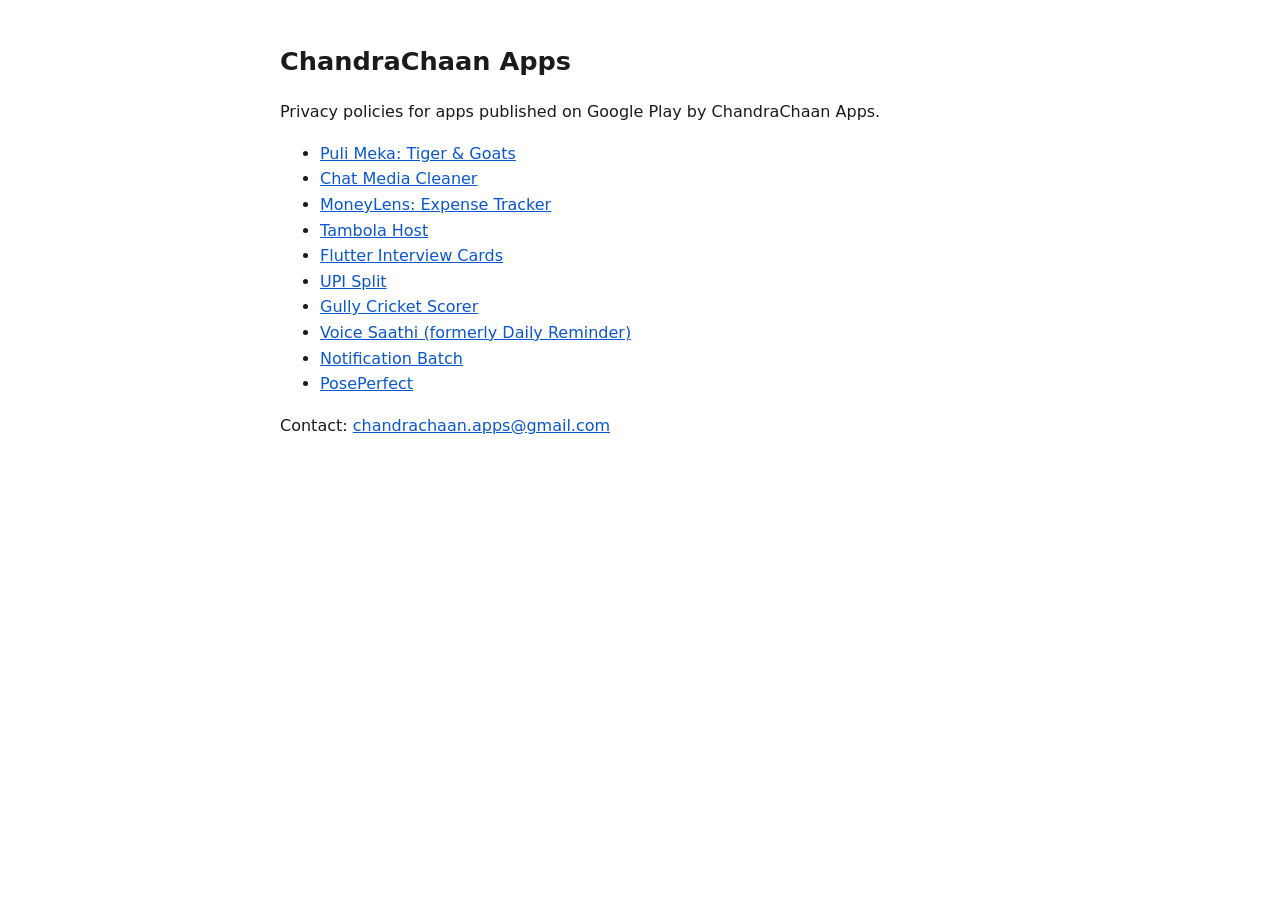
<file: index.html>
<!doctype html><html lang="en"><head><meta charset="utf-8"><meta name="viewport" content="width=device-width,initial-scale=1"><title>ChandraChaan Apps – Privacy policies</title><link rel="stylesheet" href="style.css"></head><body>
<h1>ChandraChaan Apps</h1><p>Privacy policies for apps published on Google Play by ChandraChaan Apps.</p>
<ul>
<li><a href="puli-meka/privacy.html">Puli Meka: Tiger &amp; Goats</a></li>
<li><a href="chat-media-cleaner/privacy.html">Chat Media Cleaner</a></li>
<li><a href="moneylens/privacy.html">MoneyLens: Expense Tracker</a></li>
<li><a href="tambola-host/privacy.html">Tambola Host</a></li>
<li><a href="flutter-interview-cards/privacy.html">Flutter Interview Cards</a></li>
<li><a href="upi-split/privacy.html">UPI Split</a></li>
<li><a href="gully-cricket-scorer/privacy.html">Gully Cricket Scorer</a></li>
<li><a href="daily-reminder/privacy.html">Voice Saathi (formerly Daily Reminder)</a></li>
<li><a href="notification-batch/privacy.html">Notification Batch</a></li>
<li><a href="pose-perfect/privacy.html">PosePerfect</a></li>
</ul>
<p>Contact: <a href="mailto:chandrachaan.apps@gmail.com">chandrachaan.apps@gmail.com</a></p></body></html>
</file>
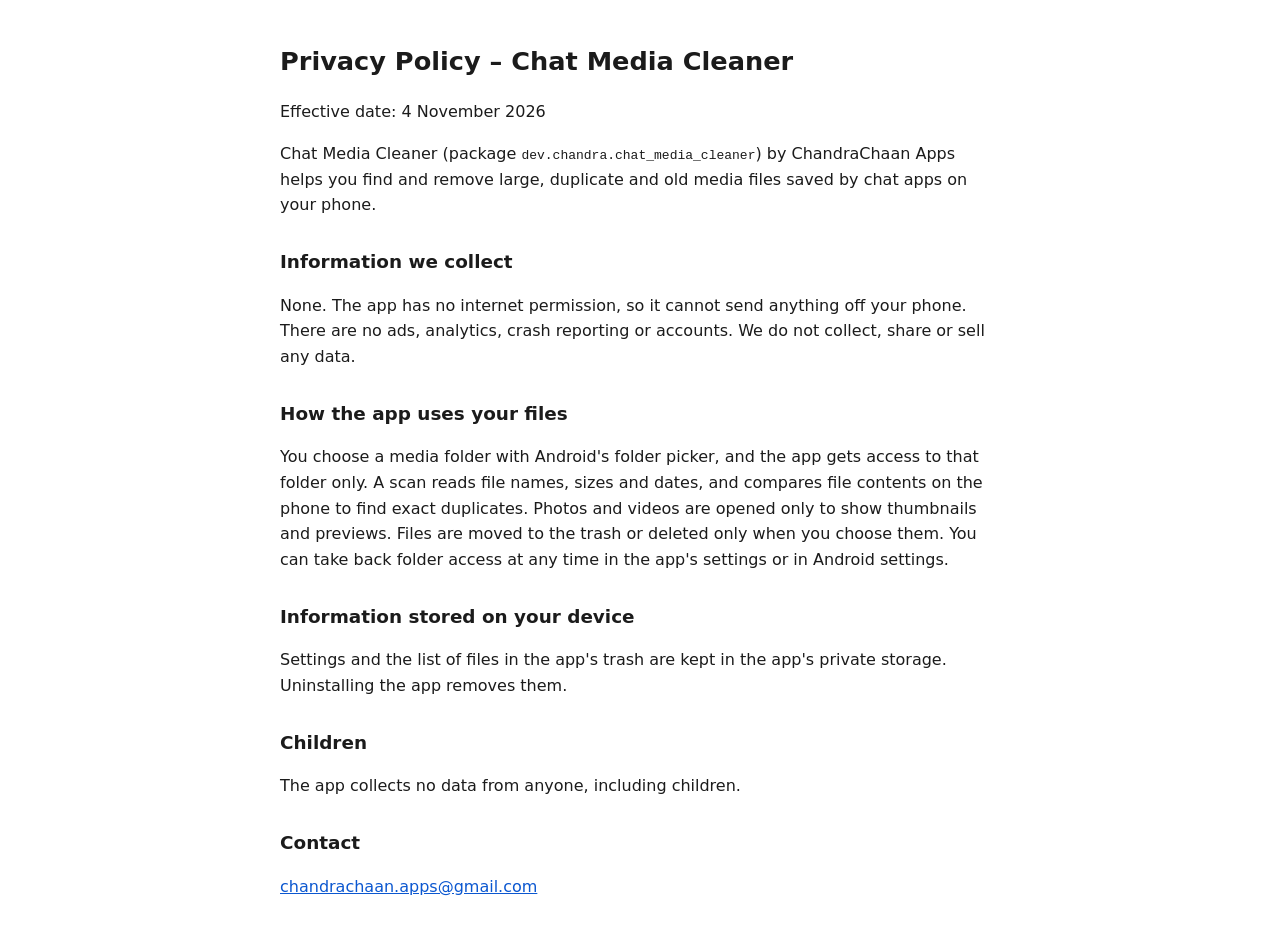
<file: chat-media-cleaner/privacy.html>
<!doctype html><html lang="en"><head><meta charset="utf-8"><meta name="viewport" content="width=device-width,initial-scale=1"><title>Chat Media Cleaner – Privacy Policy</title><link rel="stylesheet" href="../style.css"></head><body>
<h1>Privacy Policy – Chat Media Cleaner</h1>
<p>Effective date: 4 November 2026</p>
<p>Chat Media Cleaner (package <code>dev.chandra.chat_media_cleaner</code>) by ChandraChaan Apps helps you find and remove large, duplicate and old media files saved by chat apps on your phone.</p>
<h2>Information we collect</h2>
<p>None. The app has no internet permission, so it cannot send anything off your phone. There are no ads, analytics, crash reporting or accounts. We do not collect, share or sell any data.</p>
<h2>How the app uses your files</h2>
<p>You choose a media folder with Android's folder picker, and the app gets access to that folder only. A scan reads file names, sizes and dates, and compares file contents on the phone to find exact duplicates. Photos and videos are opened only to show thumbnails and previews. Files are moved to the trash or deleted only when you choose them. You can take back folder access at any time in the app's settings or in Android settings.</p>
<h2>Information stored on your device</h2>
<p>Settings and the list of files in the app's trash are kept in the app's private storage. Uninstalling the app removes them.</p>
<h2>Children</h2>
<p>The app collects no data from anyone, including children.</p>
<h2>Contact</h2>
<p><a href="mailto:chandrachaan.apps@gmail.com">chandrachaan.apps@gmail.com</a></p>
</body></html>
</file>
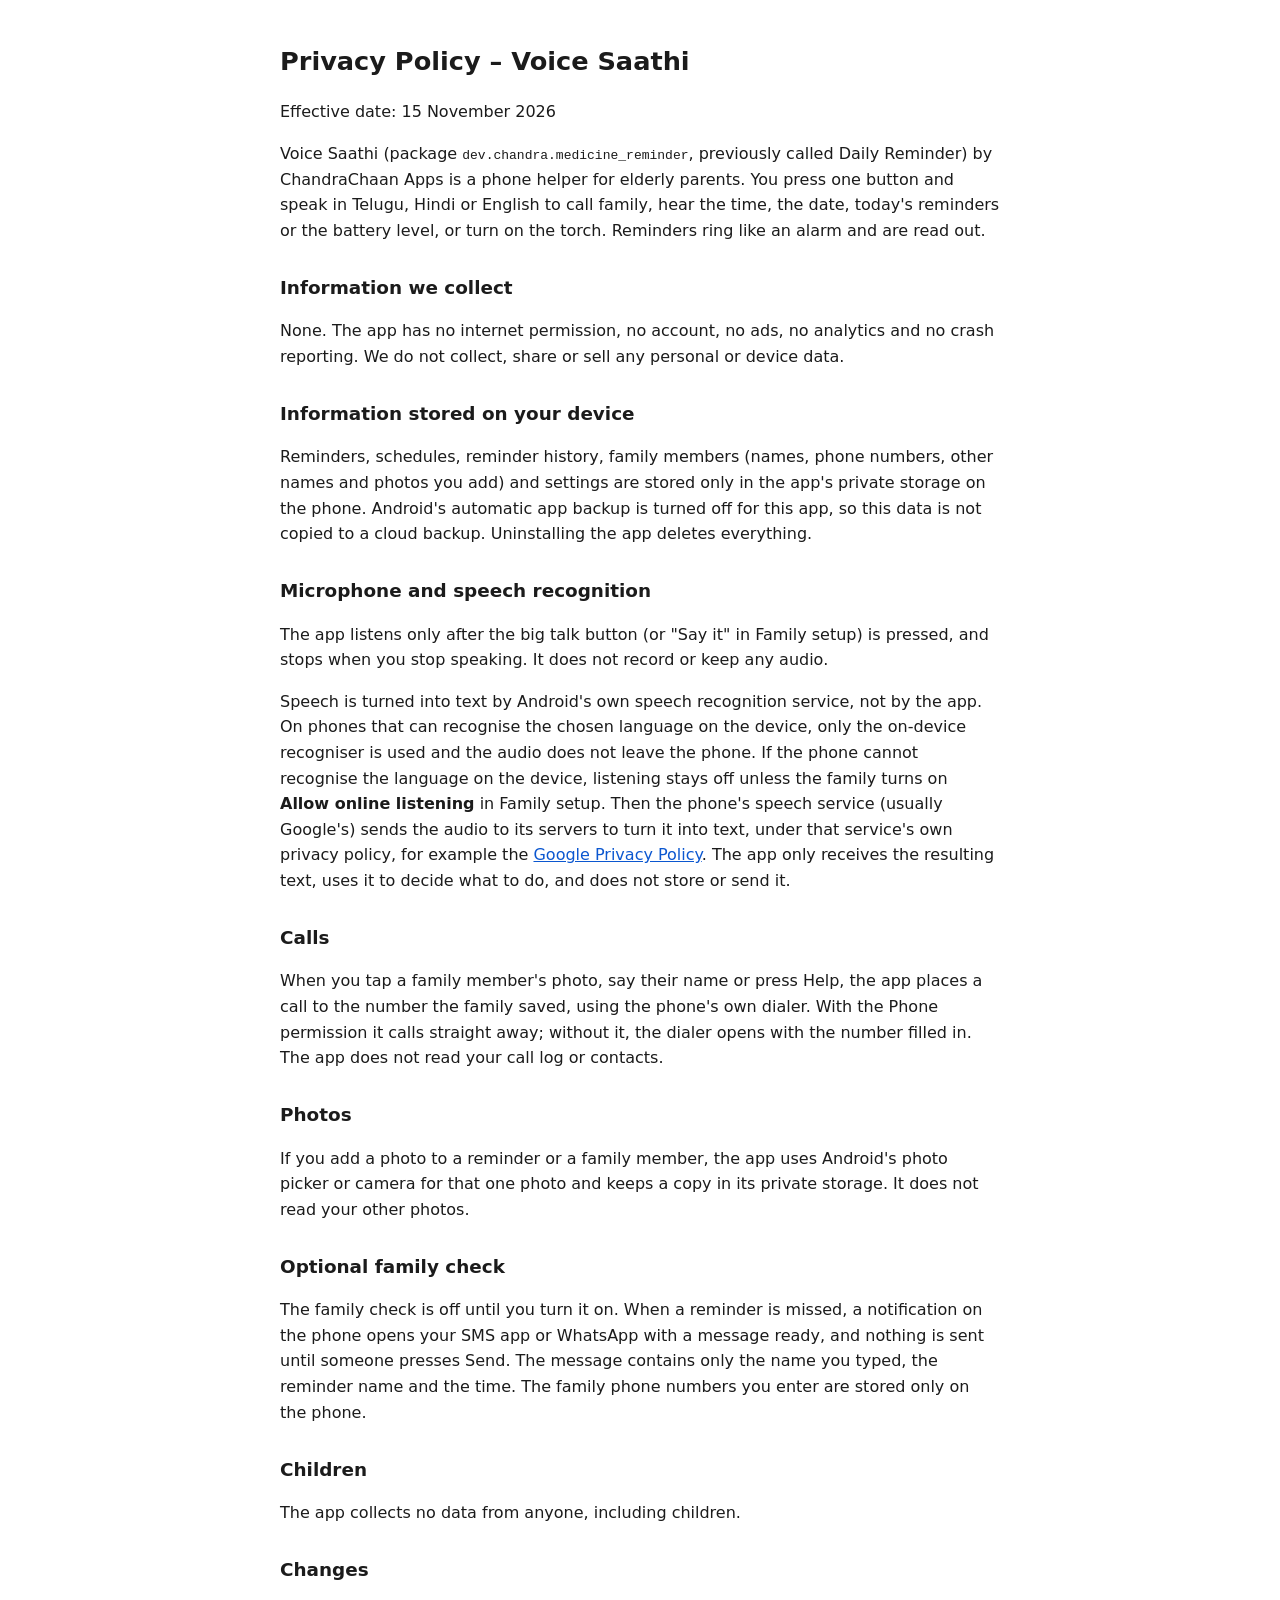
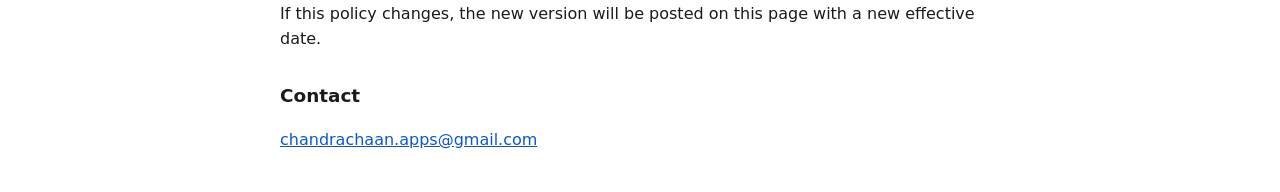
<file: daily-reminder/privacy.html>
<!doctype html><html lang="en"><head><meta charset="utf-8"><meta name="viewport" content="width=device-width,initial-scale=1"><title>Voice Saathi – Privacy Policy</title><link rel="stylesheet" href="../style.css"></head><body>
<h1>Privacy Policy – Voice Saathi</h1>
<p>Effective date: 15 November 2026</p>
<p>Voice Saathi (package <code>dev.chandra.medicine_reminder</code>, previously called Daily Reminder) by ChandraChaan Apps is a phone helper for elderly parents. You press one button and speak in Telugu, Hindi or English to call family, hear the time, the date, today's reminders or the battery level, or turn on the torch. Reminders ring like an alarm and are read out.</p>
<h2>Information we collect</h2>
<p>None. The app has no internet permission, no account, no ads, no analytics and no crash reporting. We do not collect, share or sell any personal or device data.</p>
<h2>Information stored on your device</h2>
<p>Reminders, schedules, reminder history, family members (names, phone numbers, other names and photos you add) and settings are stored only in the app's private storage on the phone. Android's automatic app backup is turned off for this app, so this data is not copied to a cloud backup. Uninstalling the app deletes everything.</p>
<h2>Microphone and speech recognition</h2>
<p>The app listens only after the big talk button (or "Say it" in Family setup) is pressed, and stops when you stop speaking. It does not record or keep any audio.</p>
<p>Speech is turned into text by Android's own speech recognition service, not by the app. On phones that can recognise the chosen language on the device, only the on-device recogniser is used and the audio does not leave the phone. If the phone cannot recognise the language on the device, listening stays off unless the family turns on <strong>Allow online listening</strong> in Family setup. Then the phone's speech service (usually Google's) sends the audio to its servers to turn it into text, under that service's own privacy policy, for example the <a href="https://policies.google.com/privacy">Google Privacy Policy</a>. The app only receives the resulting text, uses it to decide what to do, and does not store or send it.</p>
<h2>Calls</h2>
<p>When you tap a family member's photo, say their name or press Help, the app places a call to the number the family saved, using the phone's own dialer. With the Phone permission it calls straight away; without it, the dialer opens with the number filled in. The app does not read your call log or contacts.</p>
<h2>Photos</h2>
<p>If you add a photo to a reminder or a family member, the app uses Android's photo picker or camera for that one photo and keeps a copy in its private storage. It does not read your other photos.</p>
<h2>Optional family check</h2>
<p>The family check is off until you turn it on. When a reminder is missed, a notification on the phone opens your SMS app or WhatsApp with a message ready, and nothing is sent until someone presses Send. The message contains only the name you typed, the reminder name and the time. The family phone numbers you enter are stored only on the phone.</p>
<h2>Children</h2>
<p>The app collects no data from anyone, including children.</p>
<h2>Changes</h2>
<p>If this policy changes, the new version will be posted on this page with a new effective date.</p>
<h2>Contact</h2>
<p><a href="mailto:chandrachaan.apps@gmail.com">chandrachaan.apps@gmail.com</a></p>
</body></html>
</file>
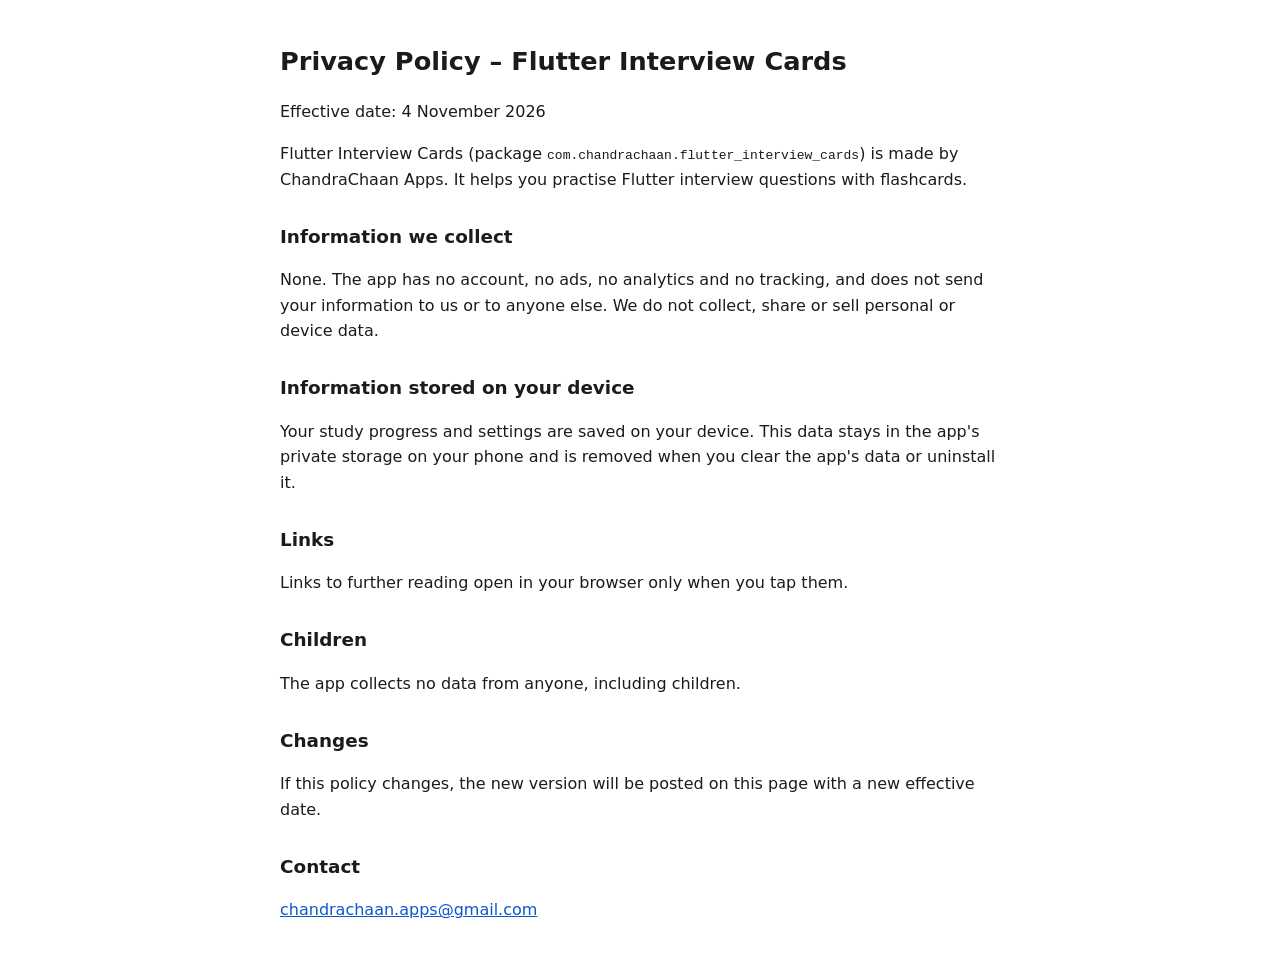
<file: flutter-interview-cards/privacy.html>
<!doctype html><html lang="en"><head><meta charset="utf-8"><meta name="viewport" content="width=device-width,initial-scale=1"><title>Flutter Interview Cards – Privacy Policy</title><link rel="stylesheet" href="../style.css"></head><body>
<h1>Privacy Policy – Flutter Interview Cards</h1>
<p>Effective date: 4 November 2026</p>
<p>Flutter Interview Cards (package <code>com.chandrachaan.flutter_interview_cards</code>) is made by ChandraChaan Apps. It helps you practise Flutter interview questions with flashcards.</p>
<h2>Information we collect</h2>
<p>None. The app has no account, no ads, no analytics and no tracking, and does not send your information to us or to anyone else. We do not collect, share or sell personal or device data.</p>
<h2>Information stored on your device</h2>
<p>Your study progress and settings are saved on your device. This data stays in the app's private storage on your phone and is removed when you clear the app's data or uninstall it.</p>
<h2>Links</h2><p>Links to further reading open in your browser only when you tap them.</p>
<h2>Children</h2>
<p>The app collects no data from anyone, including children.</p>
<h2>Changes</h2>
<p>If this policy changes, the new version will be posted on this page with a new effective date.</p>
<h2>Contact</h2>
<p><a href="mailto:chandrachaan.apps@gmail.com">chandrachaan.apps@gmail.com</a></p>
</body></html>
</file>
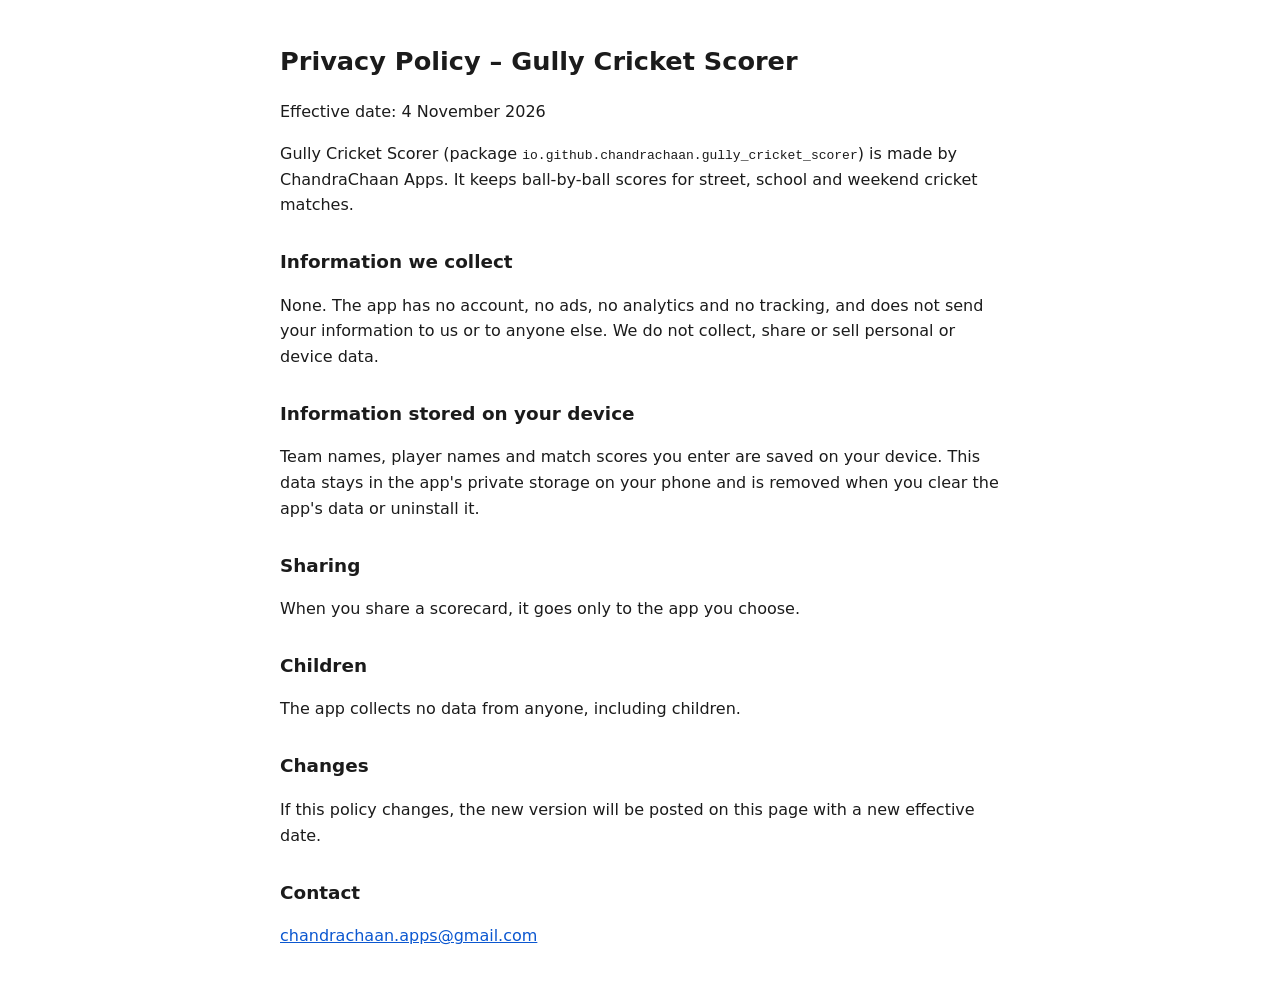
<file: gully-cricket-scorer/privacy.html>
<!doctype html><html lang="en"><head><meta charset="utf-8"><meta name="viewport" content="width=device-width,initial-scale=1"><title>Gully Cricket Scorer – Privacy Policy</title><link rel="stylesheet" href="../style.css"></head><body>
<h1>Privacy Policy – Gully Cricket Scorer</h1>
<p>Effective date: 4 November 2026</p>
<p>Gully Cricket Scorer (package <code>io.github.chandrachaan.gully_cricket_scorer</code>) is made by ChandraChaan Apps. It keeps ball-by-ball scores for street, school and weekend cricket matches.</p>
<h2>Information we collect</h2>
<p>None. The app has no account, no ads, no analytics and no tracking, and does not send your information to us or to anyone else. We do not collect, share or sell personal or device data.</p>
<h2>Information stored on your device</h2>
<p>Team names, player names and match scores you enter are saved on your device. This data stays in the app's private storage on your phone and is removed when you clear the app's data or uninstall it.</p>
<h2>Sharing</h2><p>When you share a scorecard, it goes only to the app you choose.</p>
<h2>Children</h2>
<p>The app collects no data from anyone, including children.</p>
<h2>Changes</h2>
<p>If this policy changes, the new version will be posted on this page with a new effective date.</p>
<h2>Contact</h2>
<p><a href="mailto:chandrachaan.apps@gmail.com">chandrachaan.apps@gmail.com</a></p>
</body></html>
</file>
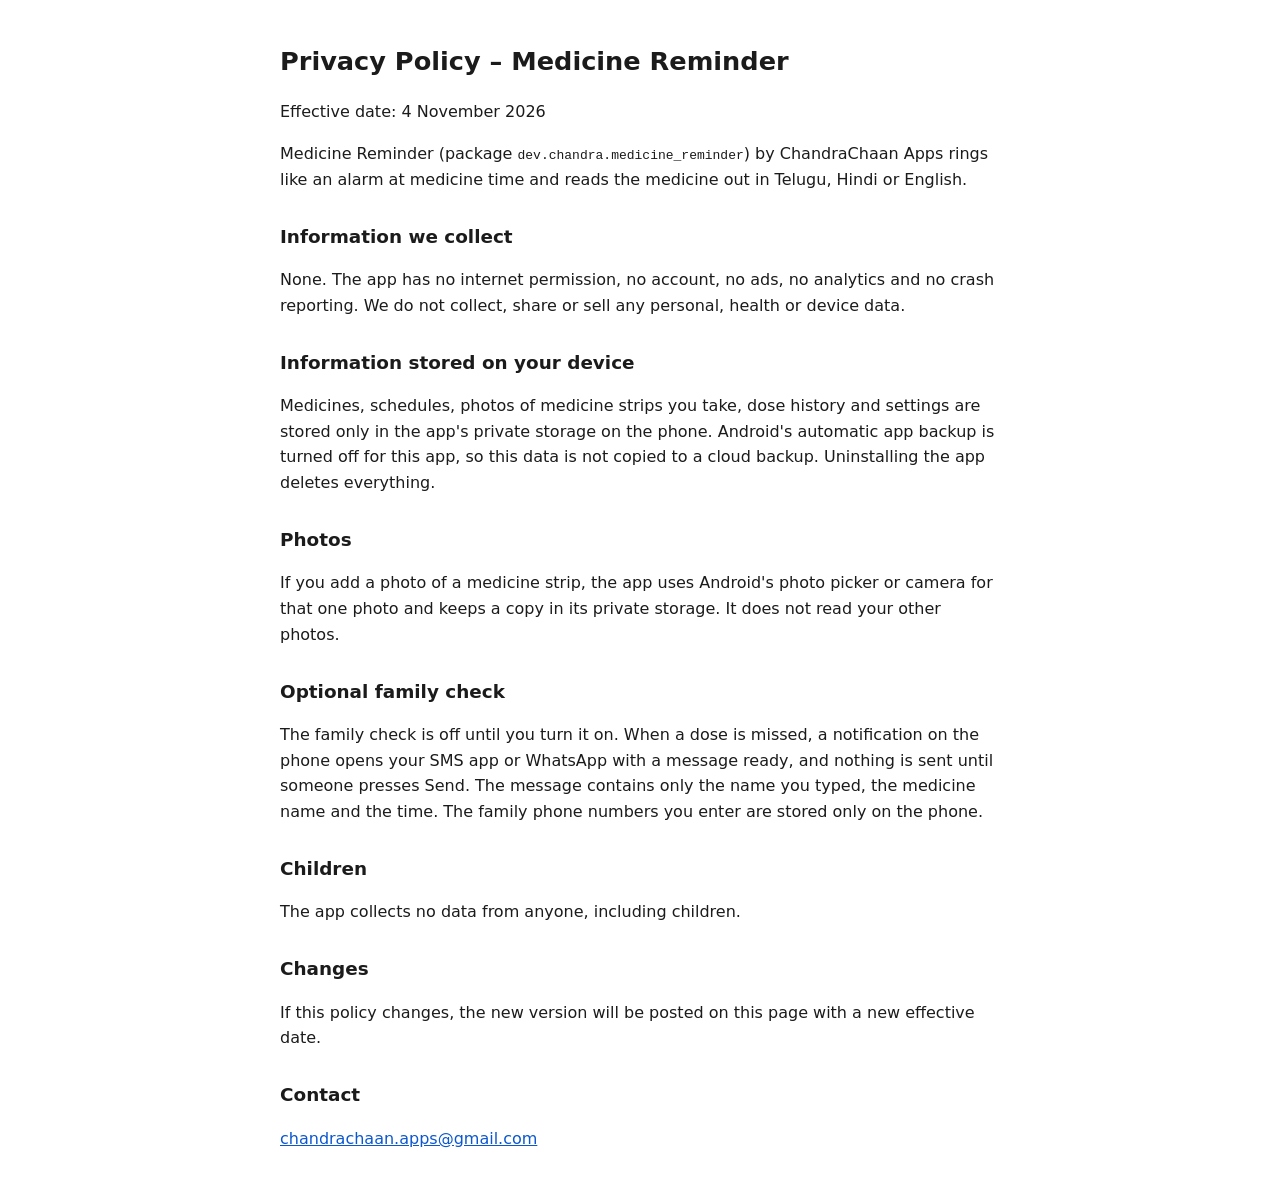
<file: medicine-reminder/privacy.html>
<!doctype html><html lang="en"><head><meta charset="utf-8"><meta name="viewport" content="width=device-width,initial-scale=1"><title>Medicine Reminder – Privacy Policy</title><link rel="stylesheet" href="../style.css"></head><body>
<h1>Privacy Policy – Medicine Reminder</h1>
<p>Effective date: 4 November 2026</p>
<p>Medicine Reminder (package <code>dev.chandra.medicine_reminder</code>) by ChandraChaan Apps rings like an alarm at medicine time and reads the medicine out in Telugu, Hindi or English.</p>
<h2>Information we collect</h2>
<p>None. The app has no internet permission, no account, no ads, no analytics and no crash reporting. We do not collect, share or sell any personal, health or device data.</p>
<h2>Information stored on your device</h2>
<p>Medicines, schedules, photos of medicine strips you take, dose history and settings are stored only in the app's private storage on the phone. Android's automatic app backup is turned off for this app, so this data is not copied to a cloud backup. Uninstalling the app deletes everything.</p>
<h2>Photos</h2>
<p>If you add a photo of a medicine strip, the app uses Android's photo picker or camera for that one photo and keeps a copy in its private storage. It does not read your other photos.</p>
<h2>Optional family check</h2>
<p>The family check is off until you turn it on. When a dose is missed, a notification on the phone opens your SMS app or WhatsApp with a message ready, and nothing is sent until someone presses Send. The message contains only the name you typed, the medicine name and the time. The family phone numbers you enter are stored only on the phone.</p>
<h2>Children</h2>
<p>The app collects no data from anyone, including children.</p>
<h2>Changes</h2>
<p>If this policy changes, the new version will be posted on this page with a new effective date.</p>
<h2>Contact</h2>
<p><a href="mailto:chandrachaan.apps@gmail.com">chandrachaan.apps@gmail.com</a></p>
</body></html>
</file>
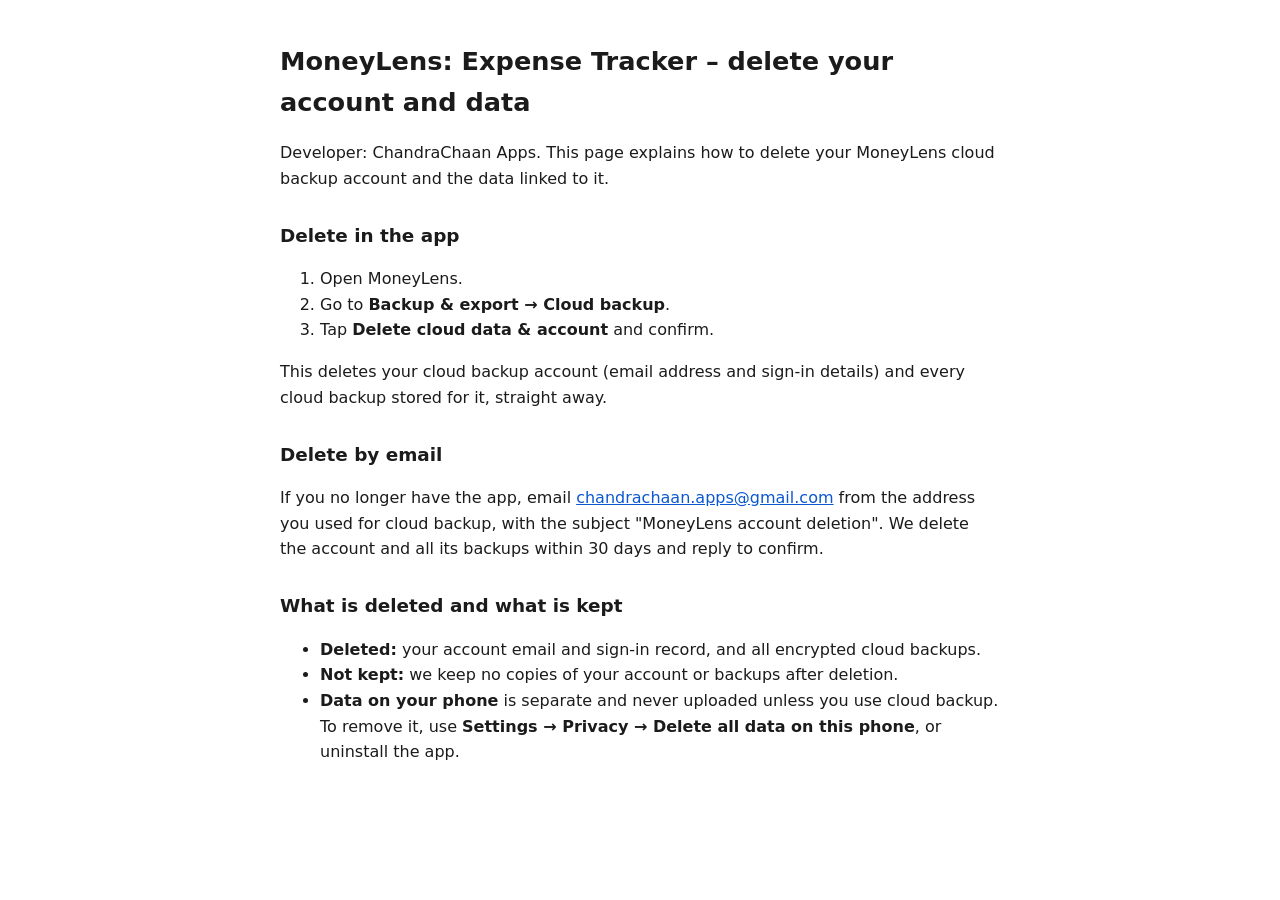
<file: moneylens/delete-account.html>
<!doctype html><html lang="en"><head><meta charset="utf-8"><meta name="viewport" content="width=device-width,initial-scale=1"><title>MoneyLens – Delete your account and data</title><link rel="stylesheet" href="../style.css"></head><body>
<h1>MoneyLens: Expense Tracker – delete your account and data</h1>
<p>Developer: ChandraChaan Apps. This page explains how to delete your MoneyLens cloud backup account and the data linked to it.</p>
<h2>Delete in the app</h2>
<ol>
<li>Open MoneyLens.</li>
<li>Go to <strong>Backup &amp; export → Cloud backup</strong>.</li>
<li>Tap <strong>Delete cloud data &amp; account</strong> and confirm.</li>
</ol>
<p>This deletes your cloud backup account (email address and sign-in details) and every cloud backup stored for it, straight away.</p>
<h2>Delete by email</h2>
<p>If you no longer have the app, email <a href="mailto:chandrachaan.apps@gmail.com?subject=MoneyLens%20account%20deletion">chandrachaan.apps@gmail.com</a> from the address you used for cloud backup, with the subject "MoneyLens account deletion". We delete the account and all its backups within 30 days and reply to confirm.</p>
<h2>What is deleted and what is kept</h2>
<ul>
<li><strong>Deleted:</strong> your account email and sign-in record, and all encrypted cloud backups.</li>
<li><strong>Not kept:</strong> we keep no copies of your account or backups after deletion.</li>
<li><strong>Data on your phone</strong> is separate and never uploaded unless you use cloud backup. To remove it, use <strong>Settings → Privacy → Delete all data on this phone</strong>, or uninstall the app.</li>
</ul>
</body></html>
</file>
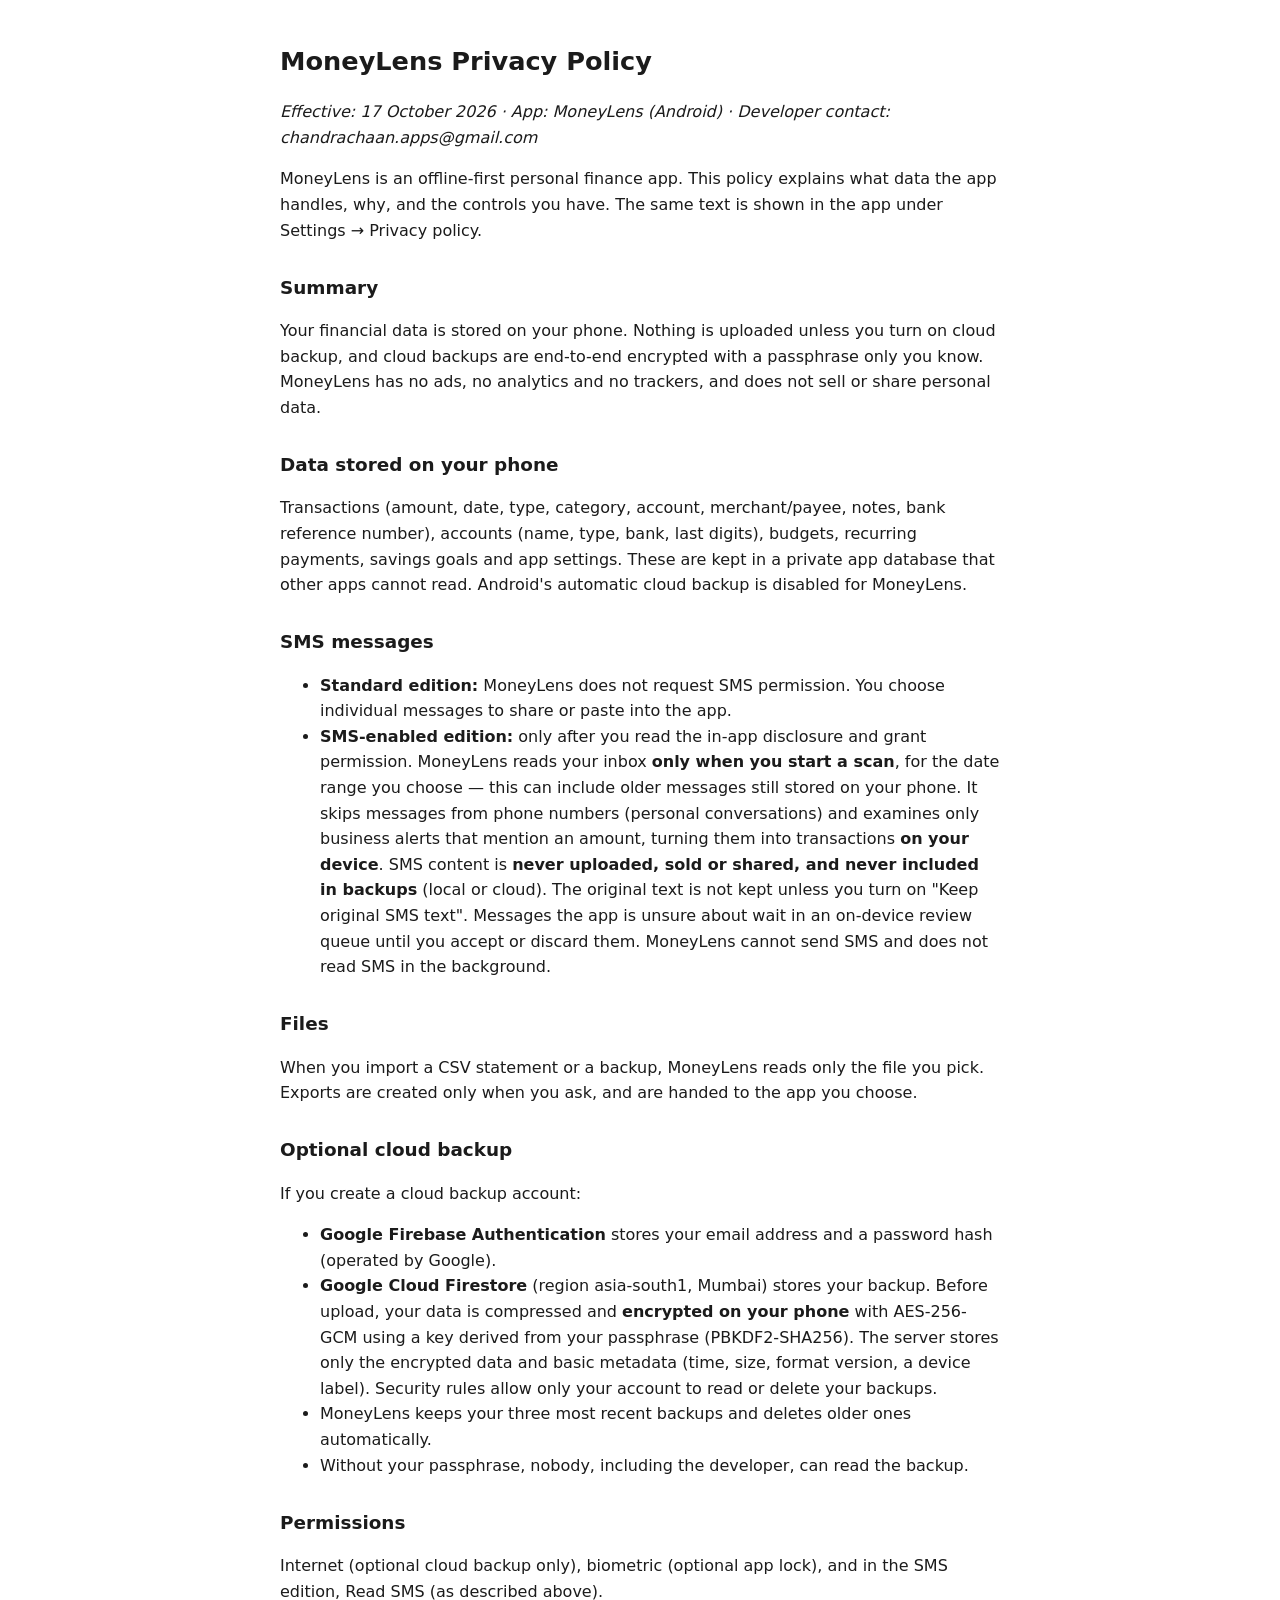
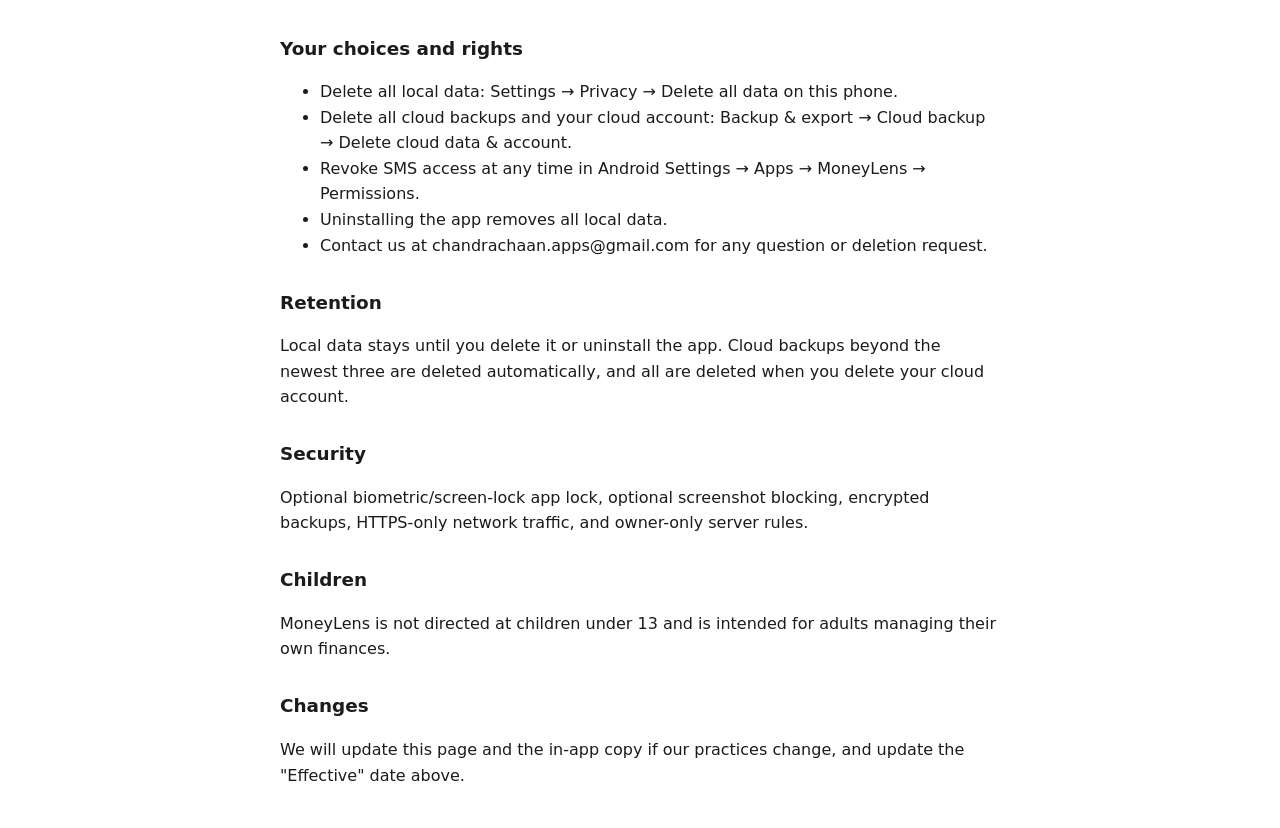
<file: moneylens/privacy.html>
<!doctype html><html lang="en"><head><meta charset="utf-8"><meta name="viewport" content="width=device-width,initial-scale=1"><title>MoneyLens – Privacy Policy</title><link rel="stylesheet" href="../style.css"></head><body>
<h1>MoneyLens Privacy Policy</h1>
<p><em>Effective: 17 October 2026 · App: MoneyLens (Android) · Developer contact: chandrachaan.apps@gmail.com</em></p>
<p>MoneyLens is an offline-first personal finance app. This policy explains what data the app handles, why, and the controls you have. The same text is shown in the app under Settings → Privacy policy.</p>
<h2>Summary</h2>
<p>Your financial data is stored on your phone. Nothing is uploaded unless you turn on cloud backup, and cloud backups are end-to-end encrypted with a passphrase only you know. MoneyLens has no ads, no analytics and no trackers, and does not sell or share personal data.</p>
<h2>Data stored on your phone</h2>
<p>Transactions (amount, date, type, category, account, merchant/payee, notes, bank reference number), accounts (name, type, bank, last digits), budgets, recurring payments, savings goals and app settings. These are kept in a private app database that other apps cannot read. Android's automatic cloud backup is disabled for MoneyLens.</p>
<h2>SMS messages</h2>
<ul>
<li><strong>Standard edition:</strong> MoneyLens does not request SMS permission. You choose individual messages to share or paste into the app.</li>
<li><strong>SMS-enabled edition:</strong> only after you read the in-app disclosure and grant permission. MoneyLens reads your inbox <strong>only when you start a scan</strong>, for the date range you choose — this can include older messages still stored on your phone. It skips messages from phone numbers (personal conversations) and examines only business alerts that mention an amount, turning them into transactions <strong>on your device</strong>. SMS content is <strong>never uploaded, sold or shared, and never included in backups</strong> (local or cloud). The original text is not kept unless you turn on "Keep original SMS text". Messages the app is unsure about wait in an on-device review queue until you accept or discard them. MoneyLens cannot send SMS and does not read SMS in the background.</li>
</ul>
<h2>Files</h2>
<p>When you import a CSV statement or a backup, MoneyLens reads only the file you pick. Exports are created only when you ask, and are handed to the app you choose.</p>
<h2>Optional cloud backup</h2>
<p>If you create a cloud backup account:</p>
<ul>
<li><strong>Google Firebase Authentication</strong> stores your email address and a password hash (operated by Google).</li>
<li><strong>Google Cloud Firestore</strong> (region asia-south1, Mumbai) stores your backup. Before upload, your data is compressed and <strong>encrypted on your phone</strong> with AES-256-GCM using a key derived from your passphrase (PBKDF2-SHA256). The server stores only the encrypted data and basic metadata (time, size, format version, a device label). Security rules allow only your account to read or delete your backups.</li>
<li>MoneyLens keeps your three most recent backups and deletes older ones automatically.</li>
<li>Without your passphrase, nobody, including the developer, can read the backup.</li>
</ul>
<h2>Permissions</h2>
<p>Internet (optional cloud backup only), biometric (optional app lock), and in the SMS edition, Read SMS (as described above).</p>
<h2>Your choices and rights</h2>
<ul>
<li>Delete all local data: Settings → Privacy → Delete all data on this phone.</li>
<li>Delete all cloud backups and your cloud account: Backup &amp; export → Cloud backup → Delete cloud data &amp; account.</li>
<li>Revoke SMS access at any time in Android Settings → Apps → MoneyLens → Permissions.</li>
<li>Uninstalling the app removes all local data.</li>
<li>Contact us at chandrachaan.apps@gmail.com for any question or deletion request.</li>
</ul>
<h2>Retention</h2>
<p>Local data stays until you delete it or uninstall the app. Cloud backups beyond the newest three are deleted automatically, and all are deleted when you delete your cloud account.</p>
<h2>Security</h2>
<p>Optional biometric/screen-lock app lock, optional screenshot blocking, encrypted backups, HTTPS-only network traffic, and owner-only server rules.</p>
<h2>Children</h2>
<p>MoneyLens is not directed at children under 13 and is intended for adults managing their own finances.</p>
<h2>Changes</h2>
<p>We will update this page and the in-app copy if our practices change, and update the "Effective" date above.</p>
</body></html>
</file>
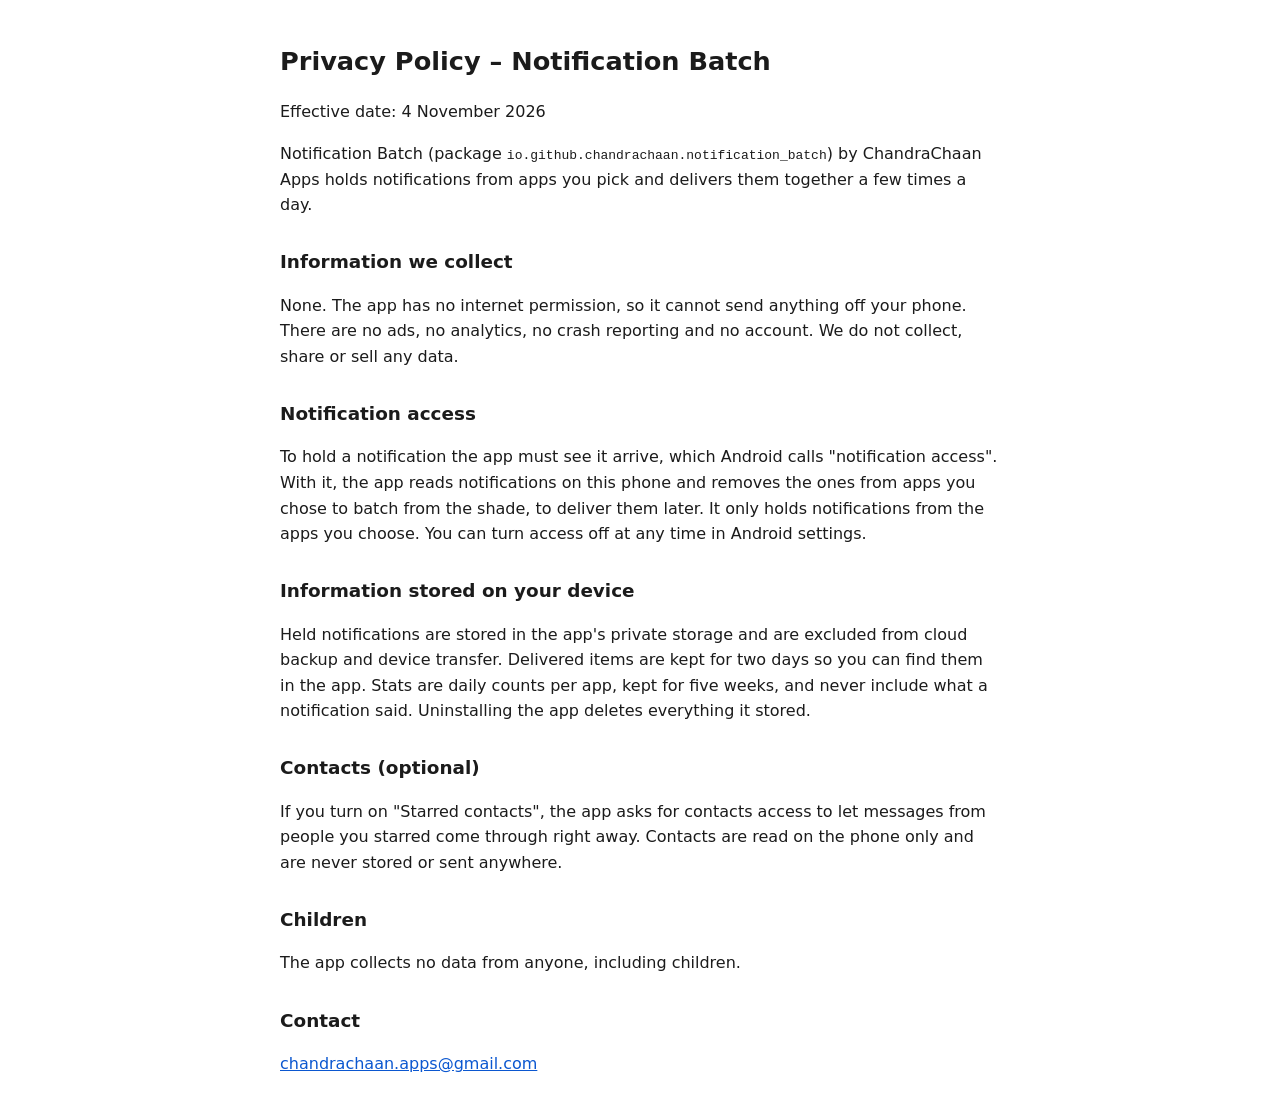
<file: notification-batch/privacy.html>
<!doctype html><html lang="en"><head><meta charset="utf-8"><meta name="viewport" content="width=device-width,initial-scale=1"><title>Notification Batch – Privacy Policy</title><link rel="stylesheet" href="../style.css"></head><body>
<h1>Privacy Policy – Notification Batch</h1>
<p>Effective date: 4 November 2026</p>
<p>Notification Batch (package <code>io.github.chandrachaan.notification_batch</code>) by ChandraChaan Apps holds notifications from apps you pick and delivers them together a few times a day.</p>
<h2>Information we collect</h2>
<p>None. The app has no internet permission, so it cannot send anything off your phone. There are no ads, no analytics, no crash reporting and no account. We do not collect, share or sell any data.</p>
<h2>Notification access</h2>
<p>To hold a notification the app must see it arrive, which Android calls "notification access". With it, the app reads notifications on this phone and removes the ones from apps you chose to batch from the shade, to deliver them later. It only holds notifications from the apps you choose. You can turn access off at any time in Android settings.</p>
<h2>Information stored on your device</h2>
<p>Held notifications are stored in the app's private storage and are excluded from cloud backup and device transfer. Delivered items are kept for two days so you can find them in the app. Stats are daily counts per app, kept for five weeks, and never include what a notification said. Uninstalling the app deletes everything it stored.</p>
<h2>Contacts (optional)</h2>
<p>If you turn on "Starred contacts", the app asks for contacts access to let messages from people you starred come through right away. Contacts are read on the phone only and are never stored or sent anywhere.</p>
<h2>Children</h2>
<p>The app collects no data from anyone, including children.</p>
<h2>Contact</h2>
<p><a href="mailto:chandrachaan.apps@gmail.com">chandrachaan.apps@gmail.com</a></p>
</body></html>
</file>
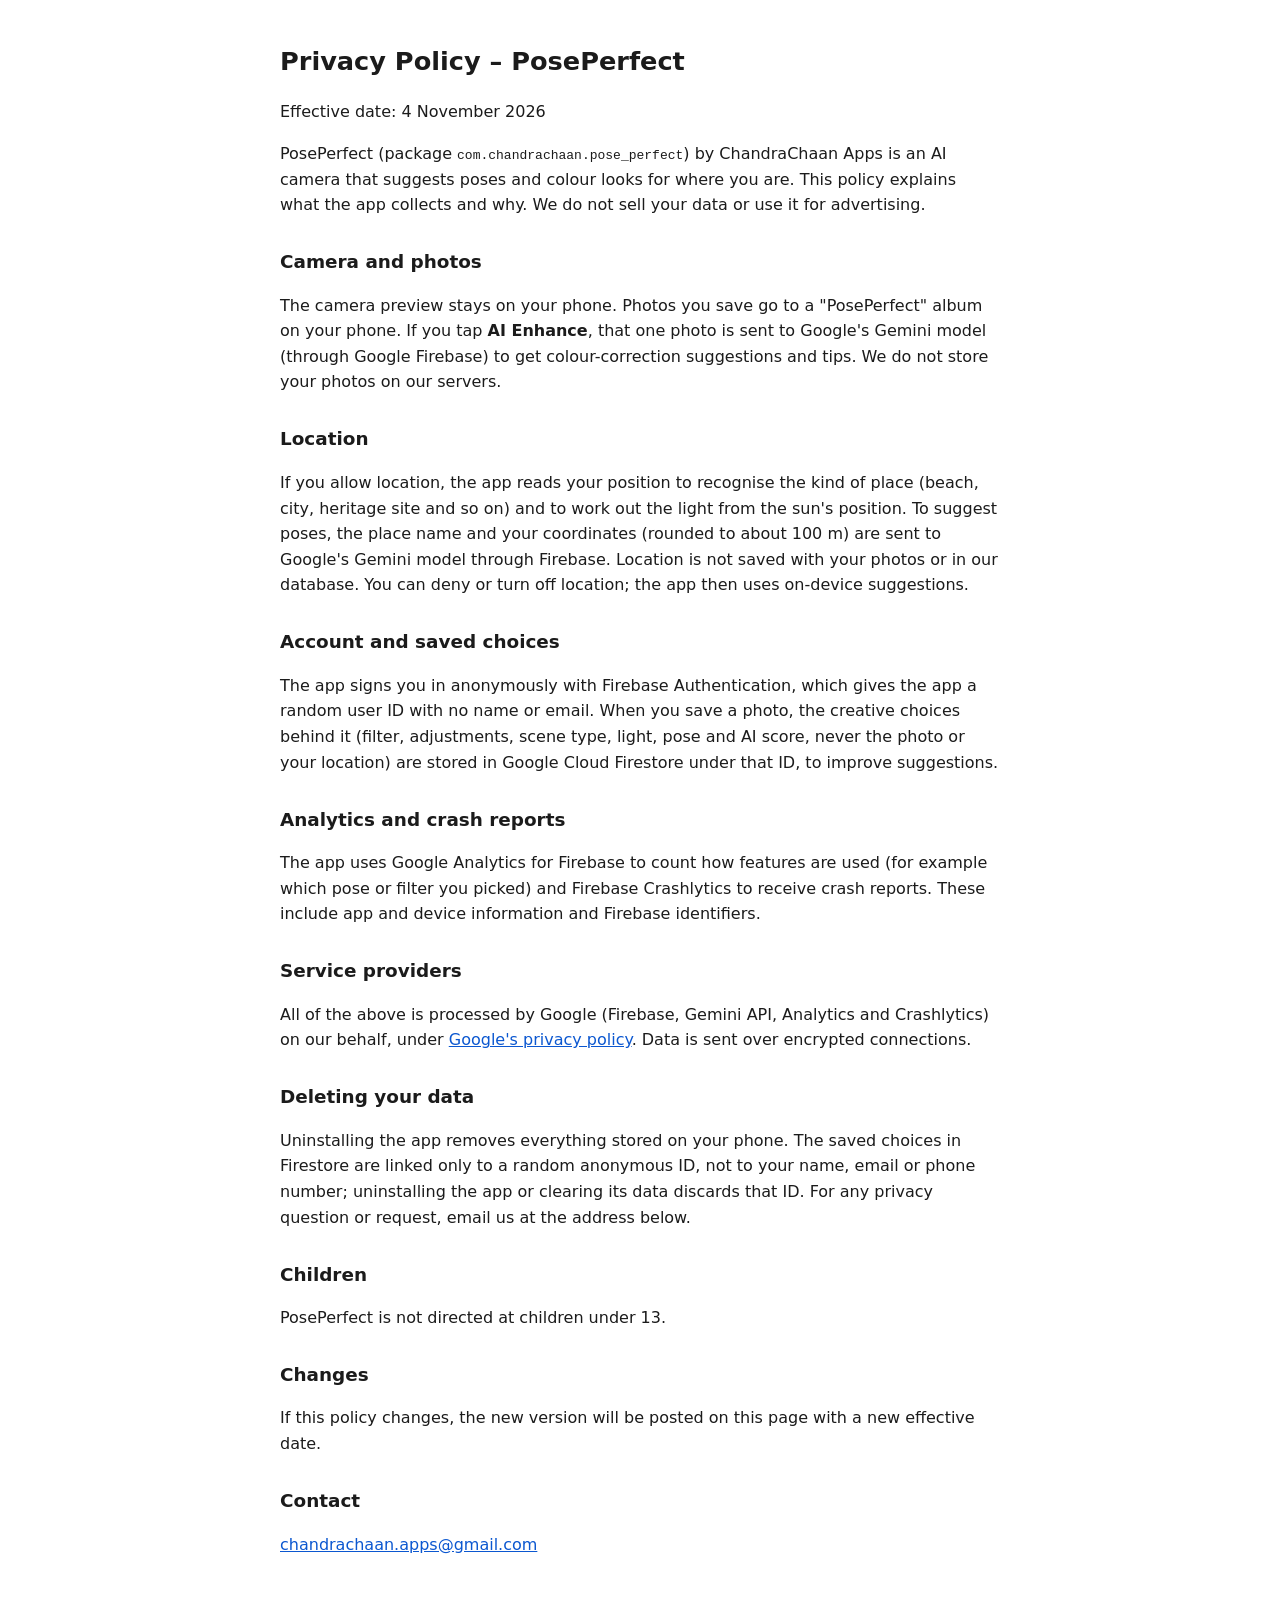
<file: pose-perfect/privacy.html>
<!doctype html><html lang="en"><head><meta charset="utf-8"><meta name="viewport" content="width=device-width,initial-scale=1"><title>PosePerfect – Privacy Policy</title><link rel="stylesheet" href="../style.css"></head><body>
<h1>Privacy Policy – PosePerfect</h1>
<p>Effective date: 4 November 2026</p>
<p>PosePerfect (package <code>com.chandrachaan.pose_perfect</code>) by ChandraChaan Apps is an AI camera that suggests poses and colour looks for where you are. This policy explains what the app collects and why. We do not sell your data or use it for advertising.</p>
<h2>Camera and photos</h2>
<p>The camera preview stays on your phone. Photos you save go to a "PosePerfect" album on your phone. If you tap <strong>AI Enhance</strong>, that one photo is sent to Google's Gemini model (through Google Firebase) to get colour-correction suggestions and tips. We do not store your photos on our servers.</p>
<h2>Location</h2>
<p>If you allow location, the app reads your position to recognise the kind of place (beach, city, heritage site and so on) and to work out the light from the sun's position. To suggest poses, the place name and your coordinates (rounded to about 100 m) are sent to Google's Gemini model through Firebase. Location is not saved with your photos or in our database. You can deny or turn off location; the app then uses on-device suggestions.</p>
<h2>Account and saved choices</h2>
<p>The app signs you in anonymously with Firebase Authentication, which gives the app a random user ID with no name or email. When you save a photo, the creative choices behind it (filter, adjustments, scene type, light, pose and AI score, never the photo or your location) are stored in Google Cloud Firestore under that ID, to improve suggestions.</p>
<h2>Analytics and crash reports</h2>
<p>The app uses Google Analytics for Firebase to count how features are used (for example which pose or filter you picked) and Firebase Crashlytics to receive crash reports. These include app and device information and Firebase identifiers.</p>
<h2>Service providers</h2>
<p>All of the above is processed by Google (Firebase, Gemini API, Analytics and Crashlytics) on our behalf, under <a href="https://policies.google.com/privacy">Google's privacy policy</a>. Data is sent over encrypted connections.</p>
<h2>Deleting your data</h2>
<p>Uninstalling the app removes everything stored on your phone. The saved choices in Firestore are linked only to a random anonymous ID, not to your name, email or phone number; uninstalling the app or clearing its data discards that ID. For any privacy question or request, email us at the address below.</p>
<h2>Children</h2>
<p>PosePerfect is not directed at children under 13.</p>
<h2>Changes</h2>
<p>If this policy changes, the new version will be posted on this page with a new effective date.</p>
<h2>Contact</h2>
<p><a href="mailto:chandrachaan.apps@gmail.com">chandrachaan.apps@gmail.com</a></p>
</body></html>
</file>
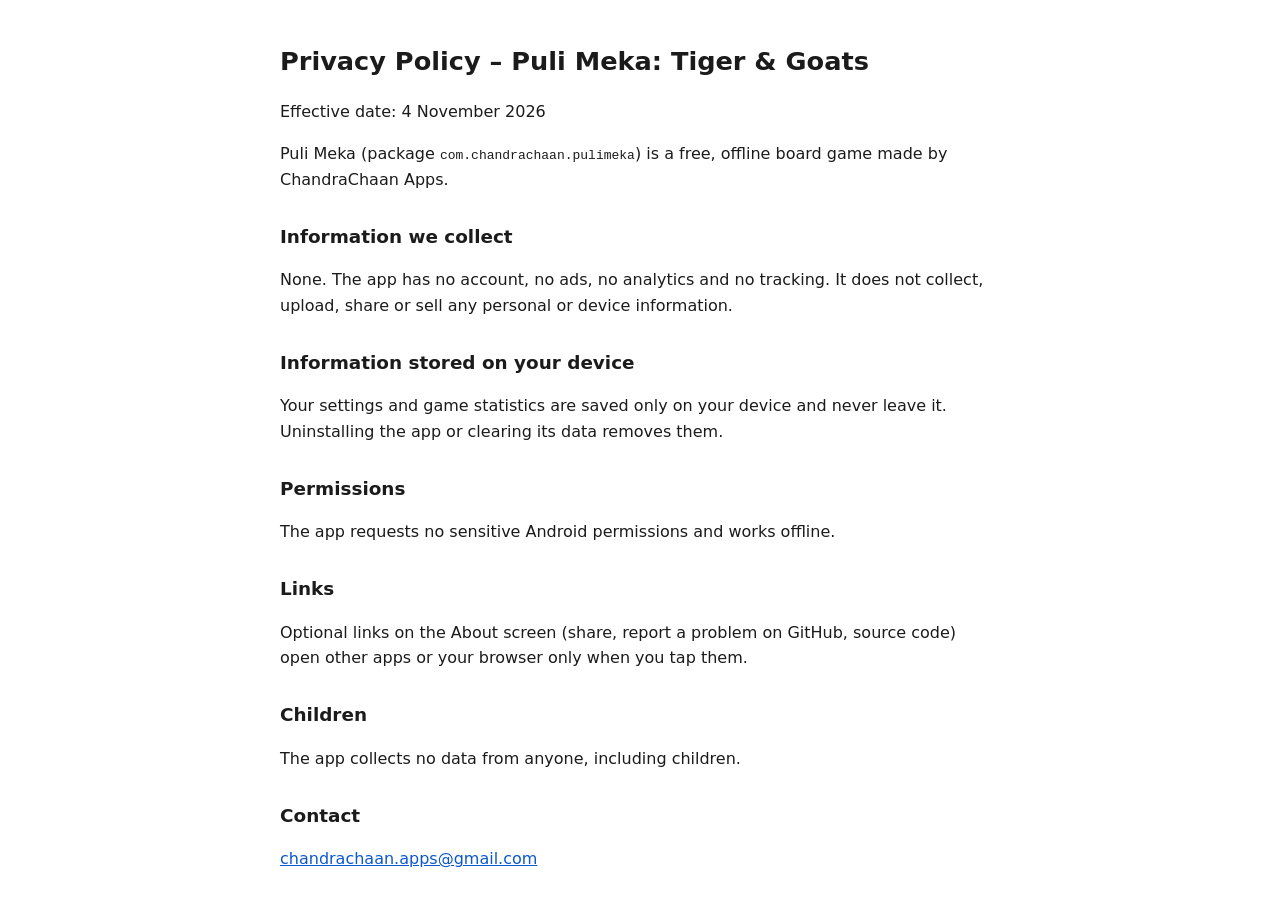
<file: puli-meka/privacy.html>
<!doctype html><html lang="en"><head><meta charset="utf-8"><meta name="viewport" content="width=device-width,initial-scale=1"><title>Puli Meka – Privacy Policy</title><link rel="stylesheet" href="../style.css"></head><body>
<h1>Privacy Policy – Puli Meka: Tiger &amp; Goats</h1>
<p>Effective date: 4 November 2026</p>
<p>Puli Meka (package <code>com.chandrachaan.pulimeka</code>) is a free, offline board game made by ChandraChaan Apps.</p>
<h2>Information we collect</h2>
<p>None. The app has no account, no ads, no analytics and no tracking. It does not collect, upload, share or sell any personal or device information.</p>
<h2>Information stored on your device</h2>
<p>Your settings and game statistics are saved only on your device and never leave it. Uninstalling the app or clearing its data removes them.</p>
<h2>Permissions</h2>
<p>The app requests no sensitive Android permissions and works offline.</p>
<h2>Links</h2>
<p>Optional links on the About screen (share, report a problem on GitHub, source code) open other apps or your browser only when you tap them.</p>
<h2>Children</h2>
<p>The app collects no data from anyone, including children.</p>
<h2>Contact</h2>
<p><a href="mailto:chandrachaan.apps@gmail.com">chandrachaan.apps@gmail.com</a></p>
</body></html>
</file>
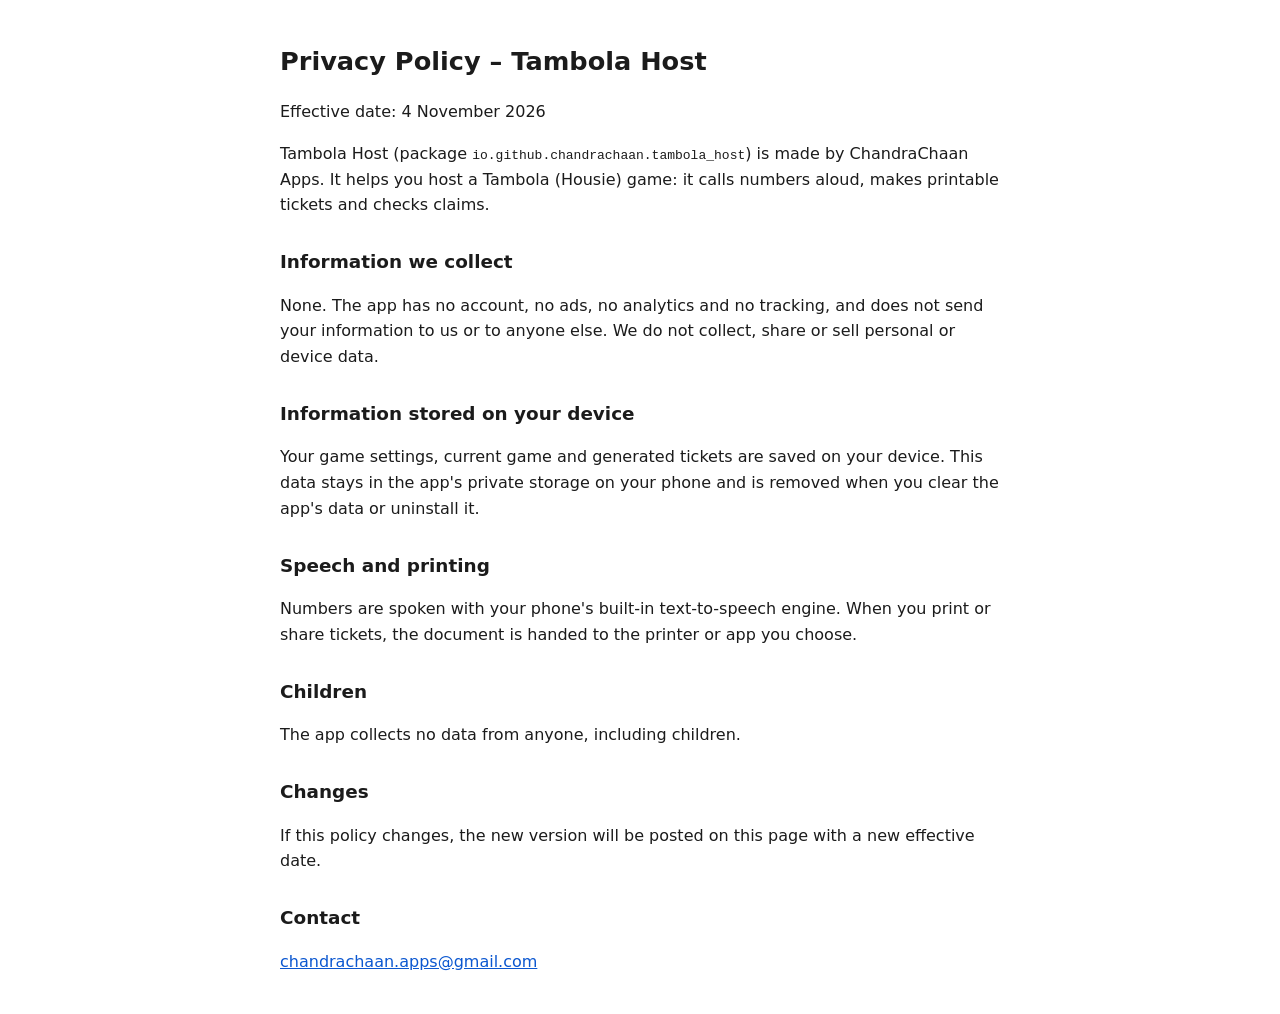
<file: tambola-host/privacy.html>
<!doctype html><html lang="en"><head><meta charset="utf-8"><meta name="viewport" content="width=device-width,initial-scale=1"><title>Tambola Host – Privacy Policy</title><link rel="stylesheet" href="../style.css"></head><body>
<h1>Privacy Policy – Tambola Host</h1>
<p>Effective date: 4 November 2026</p>
<p>Tambola Host (package <code>io.github.chandrachaan.tambola_host</code>) is made by ChandraChaan Apps. It helps you host a Tambola (Housie) game: it calls numbers aloud, makes printable tickets and checks claims.</p>
<h2>Information we collect</h2>
<p>None. The app has no account, no ads, no analytics and no tracking, and does not send your information to us or to anyone else. We do not collect, share or sell personal or device data.</p>
<h2>Information stored on your device</h2>
<p>Your game settings, current game and generated tickets are saved on your device. This data stays in the app's private storage on your phone and is removed when you clear the app's data or uninstall it.</p>
<h2>Speech and printing</h2><p>Numbers are spoken with your phone's built-in text-to-speech engine. When you print or share tickets, the document is handed to the printer or app you choose.</p>
<h2>Children</h2>
<p>The app collects no data from anyone, including children.</p>
<h2>Changes</h2>
<p>If this policy changes, the new version will be posted on this page with a new effective date.</p>
<h2>Contact</h2>
<p><a href="mailto:chandrachaan.apps@gmail.com">chandrachaan.apps@gmail.com</a></p>
</body></html>
</file>
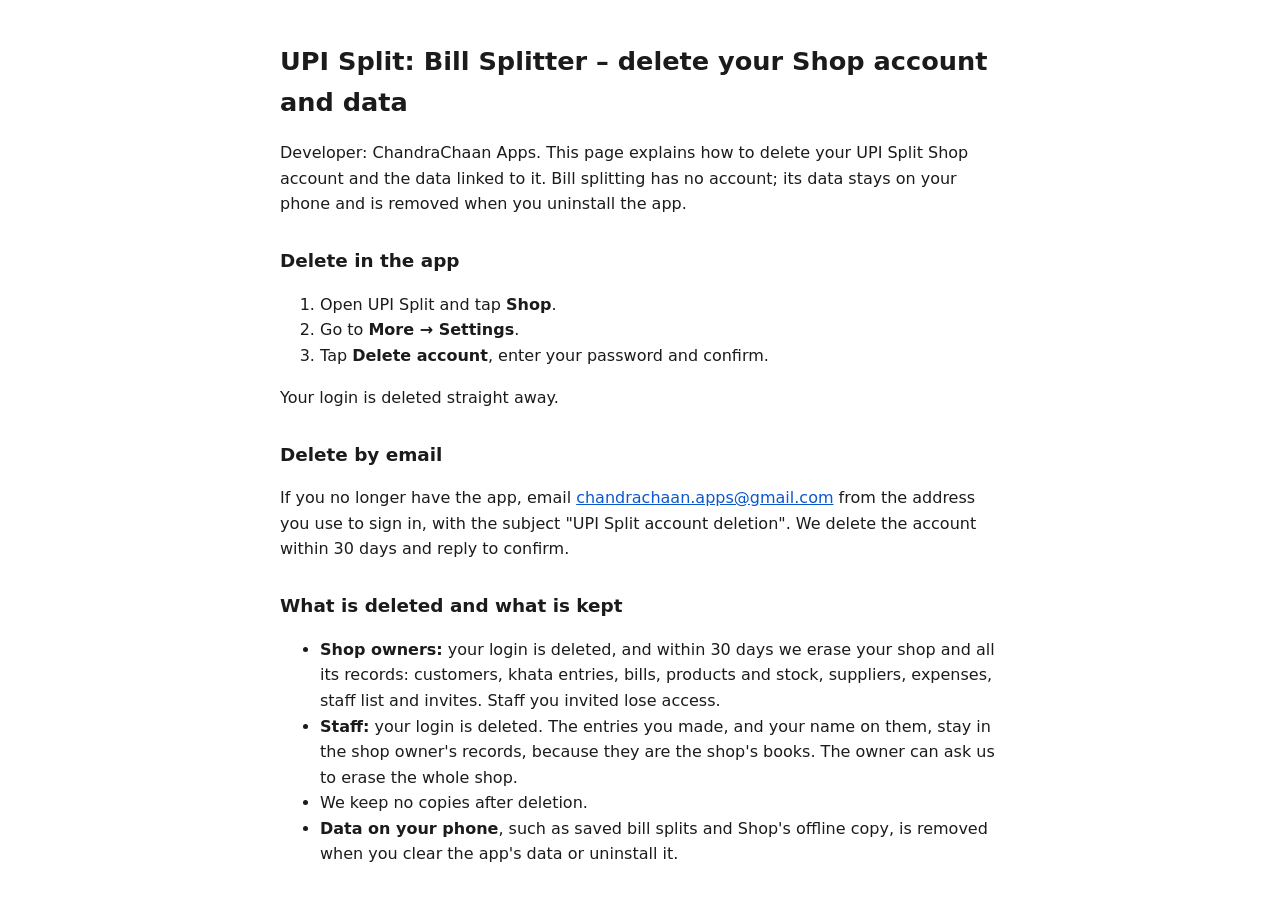
<file: upi-split/delete-account.html>
<!doctype html><html lang="en"><head><meta charset="utf-8"><meta name="viewport" content="width=device-width,initial-scale=1"><title>UPI Split – Delete your account and data</title><link rel="stylesheet" href="../style.css"></head><body>
<h1>UPI Split: Bill Splitter – delete your Shop account and data</h1>
<p>Developer: ChandraChaan Apps. This page explains how to delete your UPI Split Shop account and the data linked to it. Bill splitting has no account; its data stays on your phone and is removed when you uninstall the app.</p>
<h2>Delete in the app</h2>
<ol>
<li>Open UPI Split and tap <strong>Shop</strong>.</li>
<li>Go to <strong>More → Settings</strong>.</li>
<li>Tap <strong>Delete account</strong>, enter your password and confirm.</li>
</ol>
<p>Your login is deleted straight away.</p>
<h2>Delete by email</h2>
<p>If you no longer have the app, email <a href="mailto:chandrachaan.apps@gmail.com?subject=UPI%20Split%20account%20deletion">chandrachaan.apps@gmail.com</a> from the address you use to sign in, with the subject "UPI Split account deletion". We delete the account within 30 days and reply to confirm.</p>
<h2>What is deleted and what is kept</h2>
<ul>
<li><strong>Shop owners:</strong> your login is deleted, and within 30 days we erase your shop and all its records: customers, khata entries, bills, products and stock, suppliers, expenses, staff list and invites. Staff you invited lose access.</li>
<li><strong>Staff:</strong> your login is deleted. The entries you made, and your name on them, stay in the shop owner's records, because they are the shop's books. The owner can ask us to erase the whole shop.</li>
<li>We keep no copies after deletion.</li>
<li><strong>Data on your phone</strong>, such as saved bill splits and Shop's offline copy, is removed when you clear the app's data or uninstall it.</li>
</ul>
</body></html>
</file>
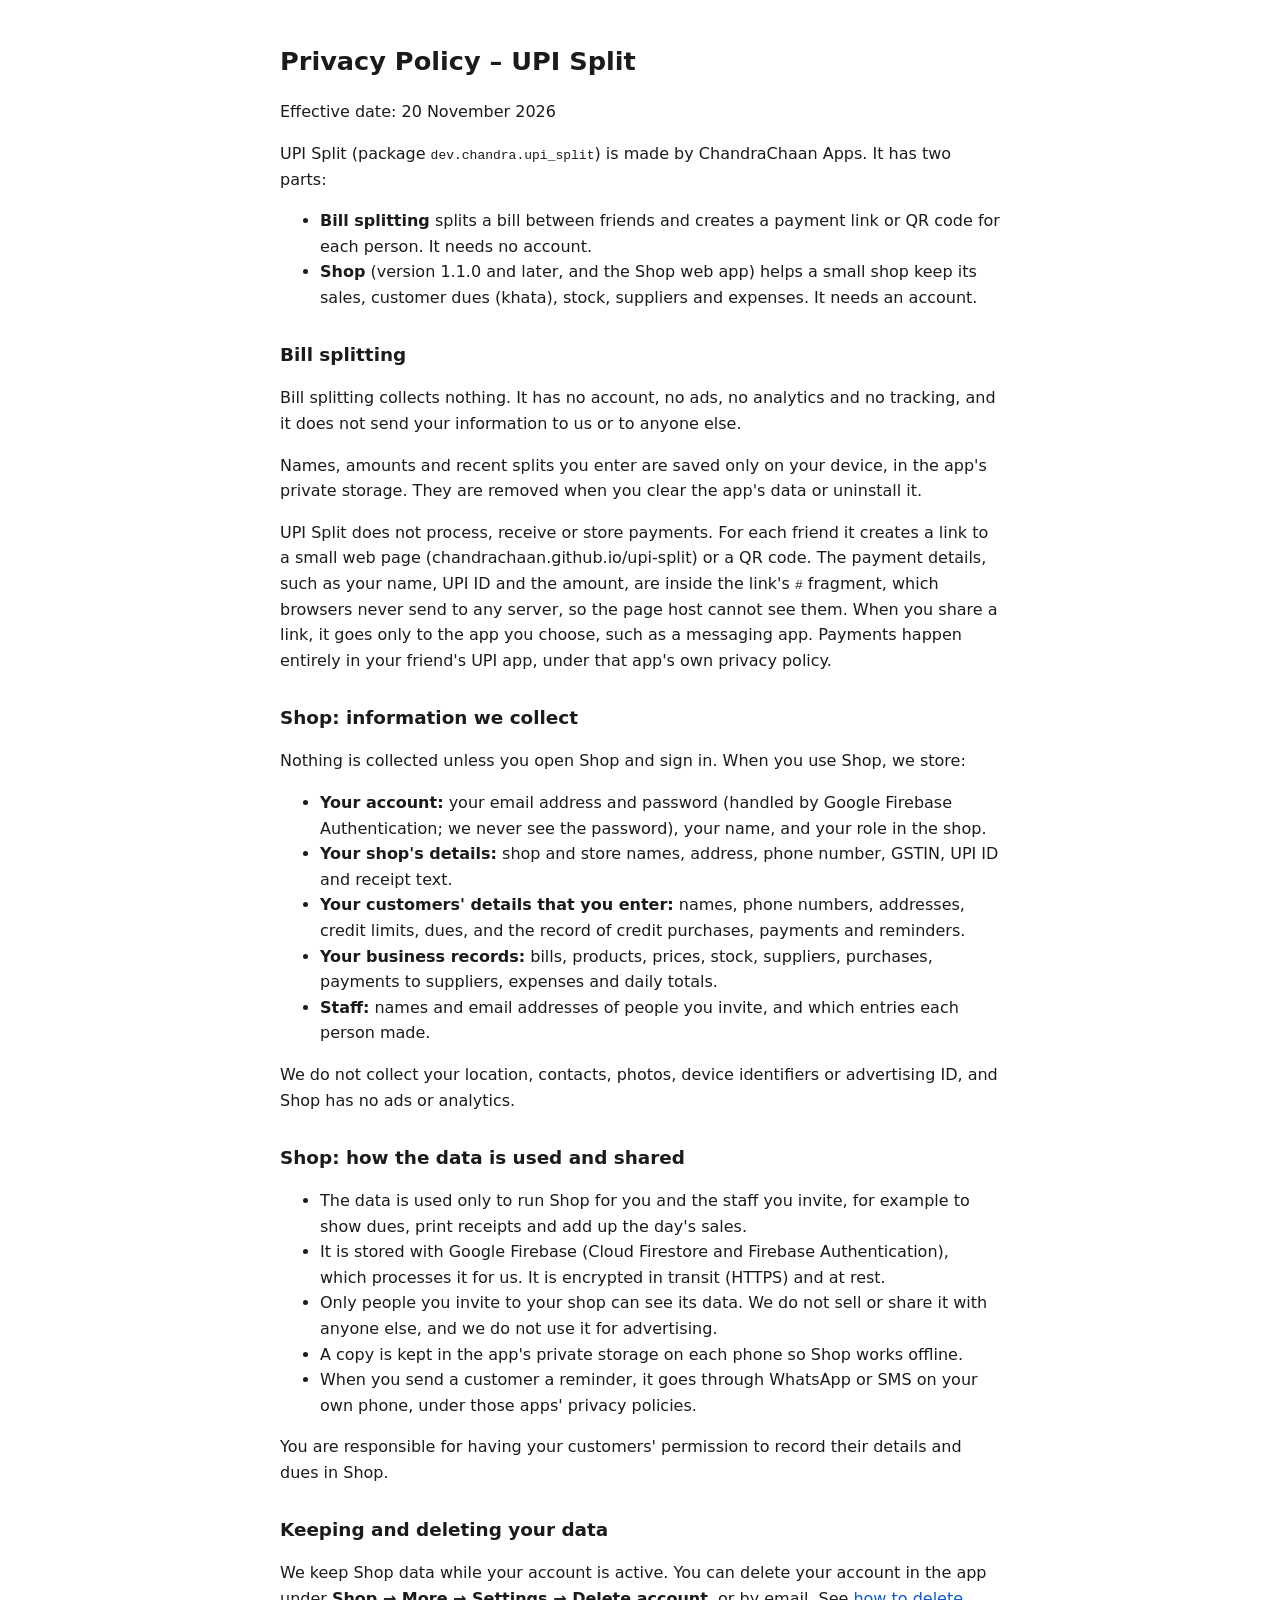
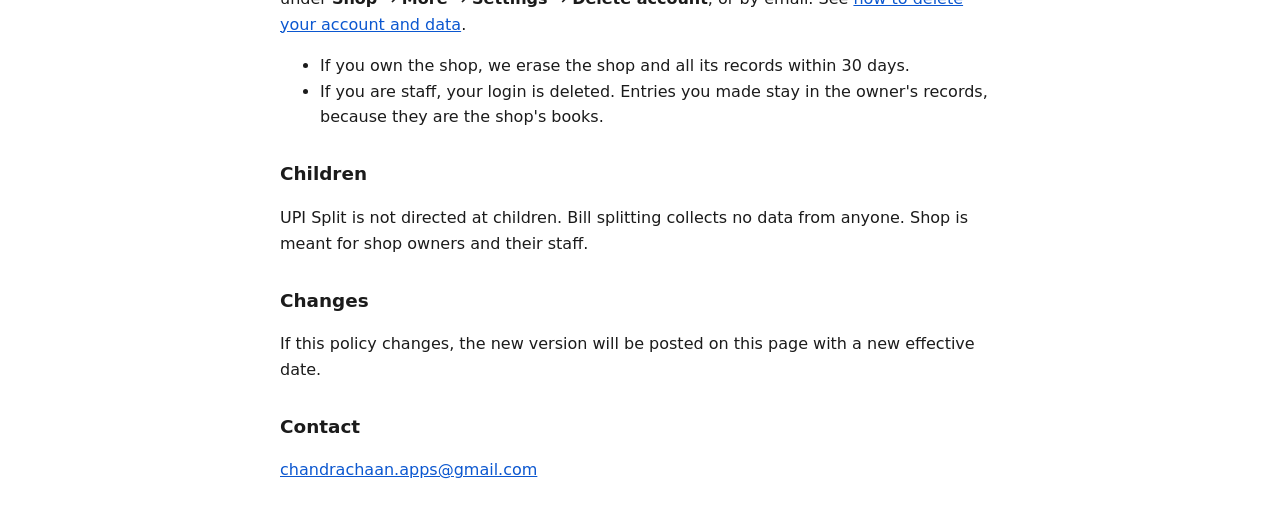
<file: upi-split/privacy.html>
<!doctype html><html lang="en"><head><meta charset="utf-8"><meta name="viewport" content="width=device-width,initial-scale=1"><title>UPI Split – Privacy Policy</title><link rel="stylesheet" href="../style.css"></head><body>
<h1>Privacy Policy – UPI Split</h1>
<p>Effective date: 20 November 2026</p>
<p>UPI Split (package <code>dev.chandra.upi_split</code>) is made by ChandraChaan Apps. It has two parts:</p>
<ul>
<li><strong>Bill splitting</strong> splits a bill between friends and creates a payment link or QR code for each person. It needs no account.</li>
<li><strong>Shop</strong> (version 1.1.0 and later, and the Shop web app) helps a small shop keep its sales, customer dues (khata), stock, suppliers and expenses. It needs an account.</li>
</ul>

<h2>Bill splitting</h2>
<p>Bill splitting collects nothing. It has no account, no ads, no analytics and no tracking, and it does not send your information to us or to anyone else.</p>
<p>Names, amounts and recent splits you enter are saved only on your device, in the app's private storage. They are removed when you clear the app's data or uninstall it.</p>
<p>UPI Split does not process, receive or store payments. For each friend it creates a link to a small web page (chandrachaan.github.io/upi-split) or a QR code. The payment details, such as your name, UPI ID and the amount, are inside the link's <code>#</code> fragment, which browsers never send to any server, so the page host cannot see them. When you share a link, it goes only to the app you choose, such as a messaging app. Payments happen entirely in your friend's UPI app, under that app's own privacy policy.</p>

<h2>Shop: information we collect</h2>
<p>Nothing is collected unless you open Shop and sign in. When you use Shop, we store:</p>
<ul>
<li><strong>Your account:</strong> your email address and password (handled by Google Firebase Authentication; we never see the password), your name, and your role in the shop.</li>
<li><strong>Your shop's details:</strong> shop and store names, address, phone number, GSTIN, UPI ID and receipt text.</li>
<li><strong>Your customers' details that you enter:</strong> names, phone numbers, addresses, credit limits, dues, and the record of credit purchases, payments and reminders.</li>
<li><strong>Your business records:</strong> bills, products, prices, stock, suppliers, purchases, payments to suppliers, expenses and daily totals.</li>
<li><strong>Staff:</strong> names and email addresses of people you invite, and which entries each person made.</li>
</ul>
<p>We do not collect your location, contacts, photos, device identifiers or advertising ID, and Shop has no ads or analytics.</p>

<h2>Shop: how the data is used and shared</h2>
<ul>
<li>The data is used only to run Shop for you and the staff you invite, for example to show dues, print receipts and add up the day's sales.</li>
<li>It is stored with Google Firebase (Cloud Firestore and Firebase Authentication), which processes it for us. It is encrypted in transit (HTTPS) and at rest.</li>
<li>Only people you invite to your shop can see its data. We do not sell or share it with anyone else, and we do not use it for advertising.</li>
<li>A copy is kept in the app's private storage on each phone so Shop works offline.</li>
<li>When you send a customer a reminder, it goes through WhatsApp or SMS on your own phone, under those apps' privacy policies.</li>
</ul>
<p>You are responsible for having your customers' permission to record their details and dues in Shop.</p>

<h2>Keeping and deleting your data</h2>
<p>We keep Shop data while your account is active. You can delete your account in the app under <strong>Shop → More → Settings → Delete account</strong>, or by email. See <a href="delete-account.html">how to delete your account and data</a>.</p>
<ul>
<li>If you own the shop, we erase the shop and all its records within 30 days.</li>
<li>If you are staff, your login is deleted. Entries you made stay in the owner's records, because they are the shop's books.</li>
</ul>

<h2>Children</h2>
<p>UPI Split is not directed at children. Bill splitting collects no data from anyone. Shop is meant for shop owners and their staff.</p>

<h2>Changes</h2>
<p>If this policy changes, the new version will be posted on this page with a new effective date.</p>

<h2>Contact</h2>
<p><a href="mailto:chandrachaan.apps@gmail.com">chandrachaan.apps@gmail.com</a></p>
</body></html>
</file>
<file: style.css>
body{font-family:system-ui,-apple-system,Segoe UI,Roboto,sans-serif;max-width:720px;margin:0 auto;padding:24px 16px;line-height:1.6;color:#1b1b1b;background:#fff}
h1{font-size:1.6rem}h2{font-size:1.15rem;margin-top:1.6em}a{color:#0b57d0}
</file>
